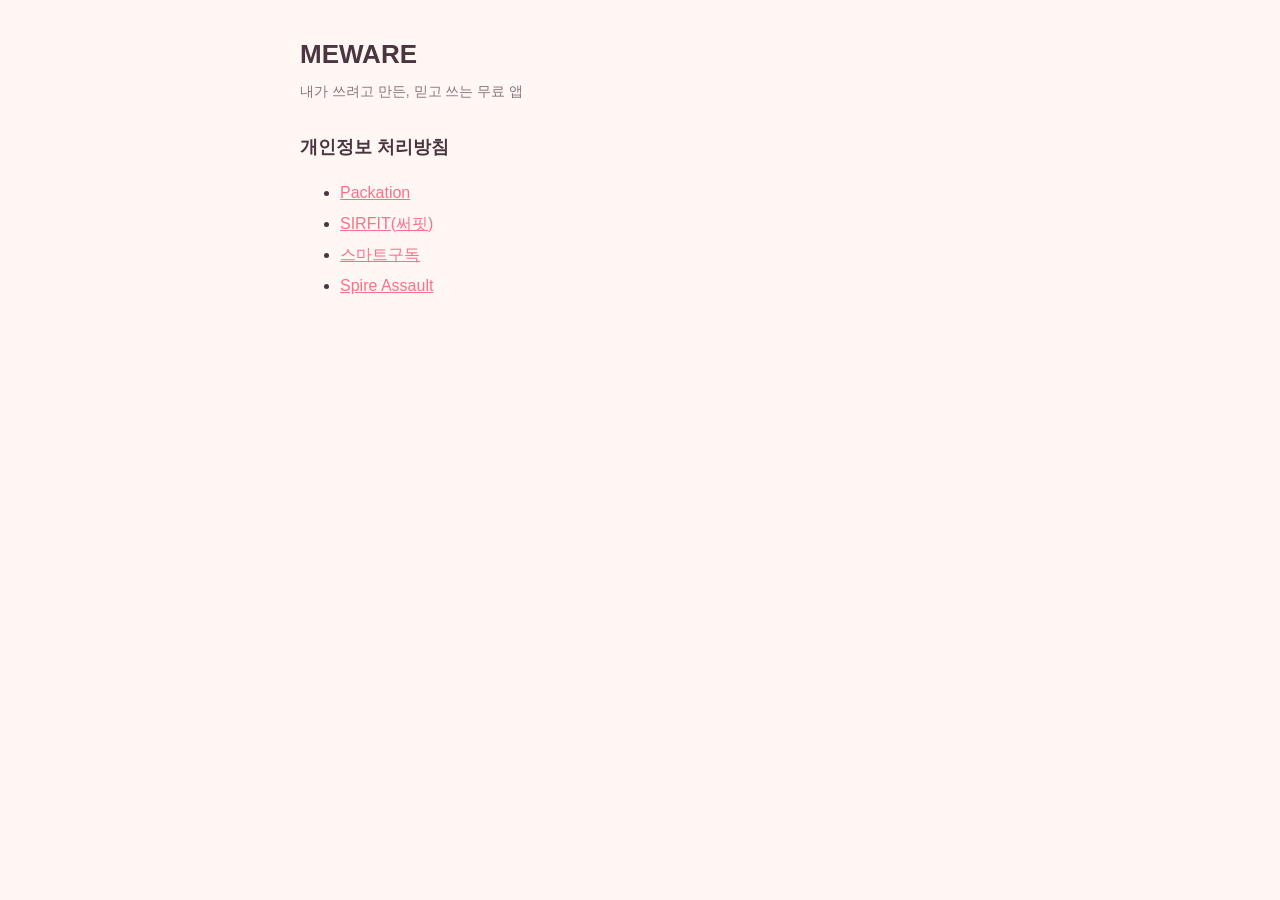
<file: index.html>
<!doctype html>
<html lang="ko">
<head>
<meta charset="utf-8">
<meta name="viewport" content="width=device-width, initial-scale=1">
<title>MEWARE</title>
<link rel="stylesheet" href="style.css">
</head>
<body>
<main>
<h1>MEWARE</h1>
<p class="muted">내가 쓰려고 만든, 믿고 쓰는 무료 앱</p>
<h2>개인정보 처리방침</h2>
<ul>
  <li><a href="packation/privacy.html">Packation</a></li>
  <li><a href="sirfit/privacy.html">SIRFIT(써핏)</a></li>
  <li><a href="smartsub/privacy.html">스마트구독</a></li>
  <li><a href="spireassault/privacy.html">Spire Assault</a></li>
</ul>
</main>
</body>
</html>
</file>
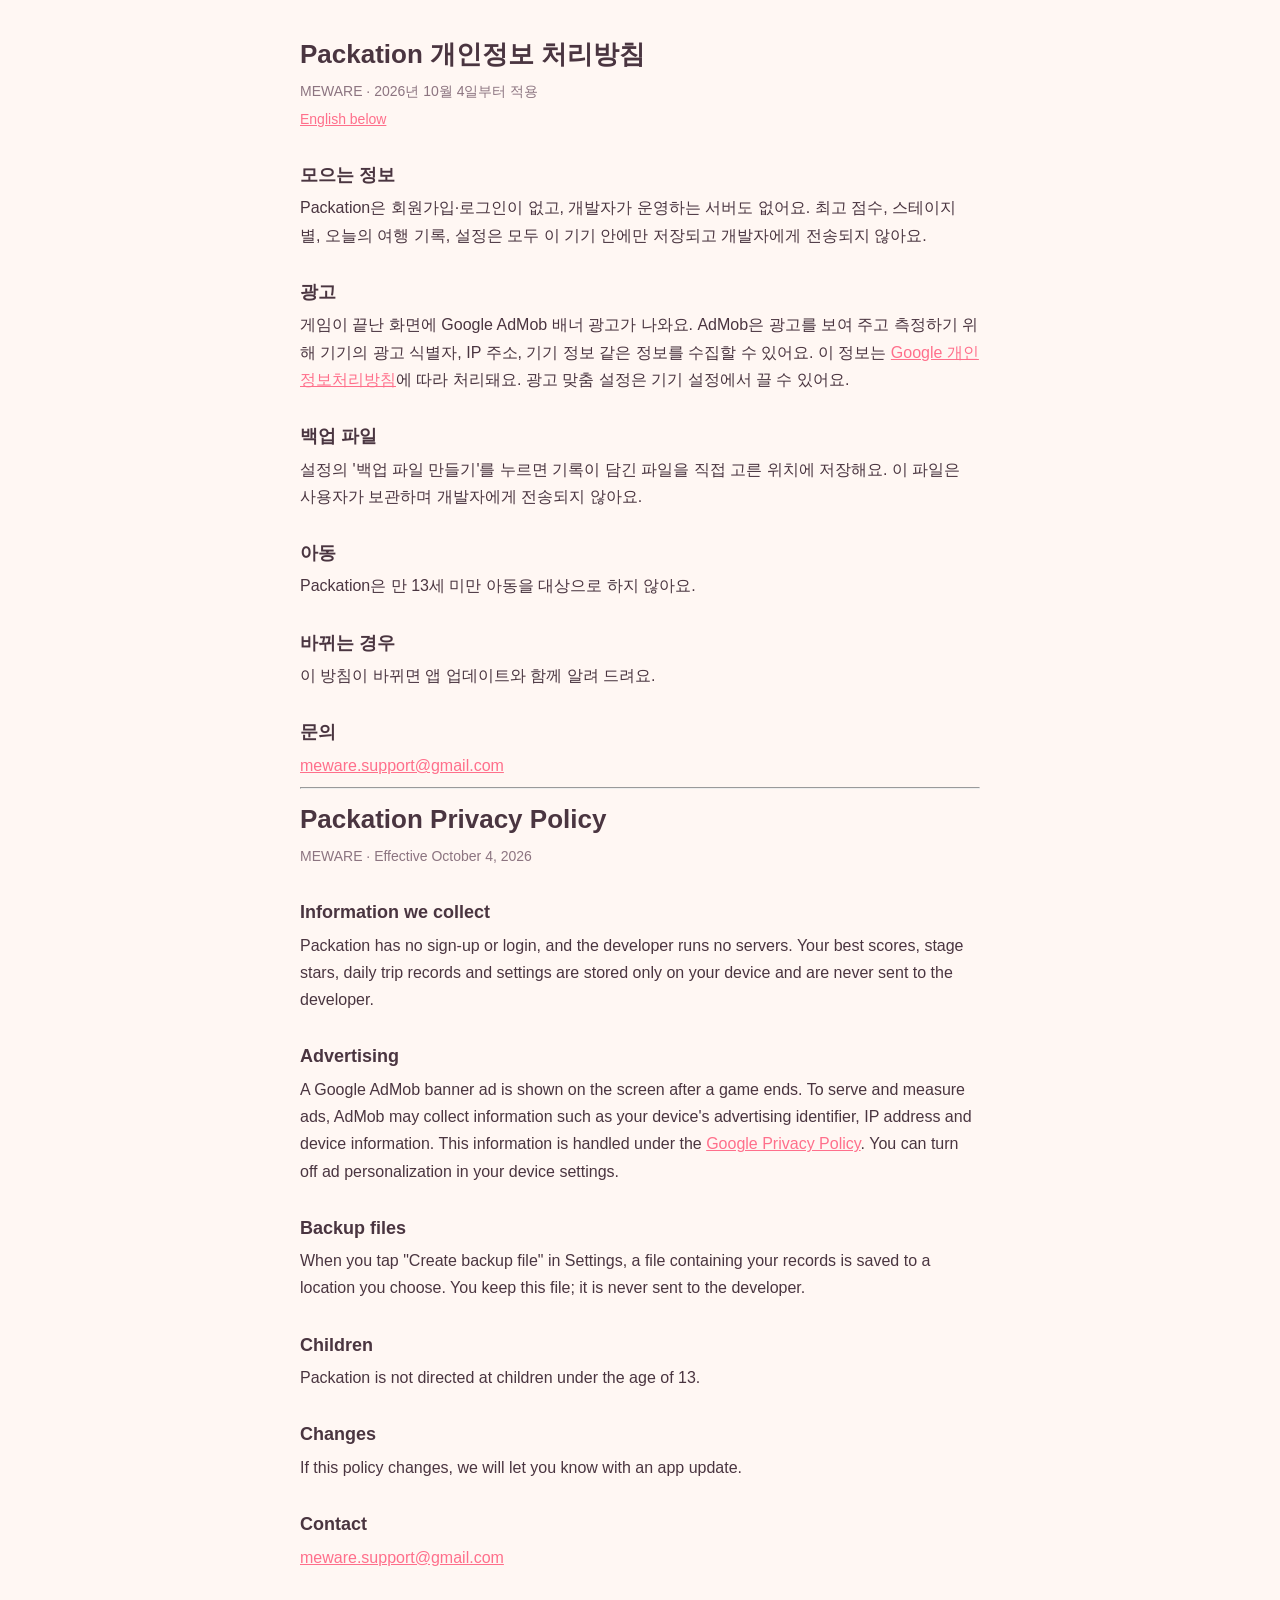
<file: packation/privacy.html>
<!doctype html>
<html lang="ko">
<head>
<meta charset="utf-8">
<meta name="viewport" content="width=device-width, initial-scale=1">
<title>Packation 개인정보 처리방침</title>
<link rel="stylesheet" href="../style.css">
</head>
<body>
<main>
<h1>Packation 개인정보 처리방침</h1>
<p class="muted">MEWARE · 2026년 10월 4일부터 적용</p>
<p class="muted"><a href="#en">English below</a></p>

<h2>모으는 정보</h2>
<p>Packation은 회원가입·로그인이 없고, 개발자가 운영하는 서버도 없어요. 최고 점수, 스테이지 별, 오늘의 여행 기록, 설정은 모두 이 기기 안에만 저장되고 개발자에게 전송되지 않아요.</p>

<h2>광고</h2>
<p>게임이 끝난 화면에 Google AdMob 배너 광고가 나와요. AdMob은 광고를 보여 주고 측정하기 위해 기기의 광고 식별자, IP 주소, 기기 정보 같은 정보를 수집할 수 있어요. 이 정보는 <a href="https://policies.google.com/privacy">Google 개인정보처리방침</a>에 따라 처리돼요. 광고 맞춤 설정은 기기 설정에서 끌 수 있어요.</p>

<h2>백업 파일</h2>
<p>설정의 '백업 파일 만들기'를 누르면 기록이 담긴 파일을 직접 고른 위치에 저장해요. 이 파일은 사용자가 보관하며 개발자에게 전송되지 않아요.</p>

<h2>아동</h2>
<p>Packation은 만 13세 미만 아동을 대상으로 하지 않아요.</p>

<h2>바뀌는 경우</h2>
<p>이 방침이 바뀌면 앱 업데이트와 함께 알려 드려요.</p>

<h2>문의</h2>
<p><a href="mailto:meware.support@gmail.com">meware.support@gmail.com</a></p>

<hr>

<h1 id="en">Packation Privacy Policy</h1>
<p class="muted">MEWARE · Effective October 4, 2026</p>

<h2>Information we collect</h2>
<p>Packation has no sign-up or login, and the developer runs no servers. Your best scores, stage stars, daily trip records and settings are stored only on your device and are never sent to the developer.</p>

<h2>Advertising</h2>
<p>A Google AdMob banner ad is shown on the screen after a game ends. To serve and measure ads, AdMob may collect information such as your device's advertising identifier, IP address and device information. This information is handled under the <a href="https://policies.google.com/privacy">Google Privacy Policy</a>. You can turn off ad personalization in your device settings.</p>

<h2>Backup files</h2>
<p>When you tap "Create backup file" in Settings, a file containing your records is saved to a location you choose. You keep this file; it is never sent to the developer.</p>

<h2>Children</h2>
<p>Packation is not directed at children under the age of 13.</p>

<h2>Changes</h2>
<p>If this policy changes, we will let you know with an app update.</p>

<h2>Contact</h2>
<p><a href="mailto:meware.support@gmail.com">meware.support@gmail.com</a></p>
</main>
</body>
</html>
</file>
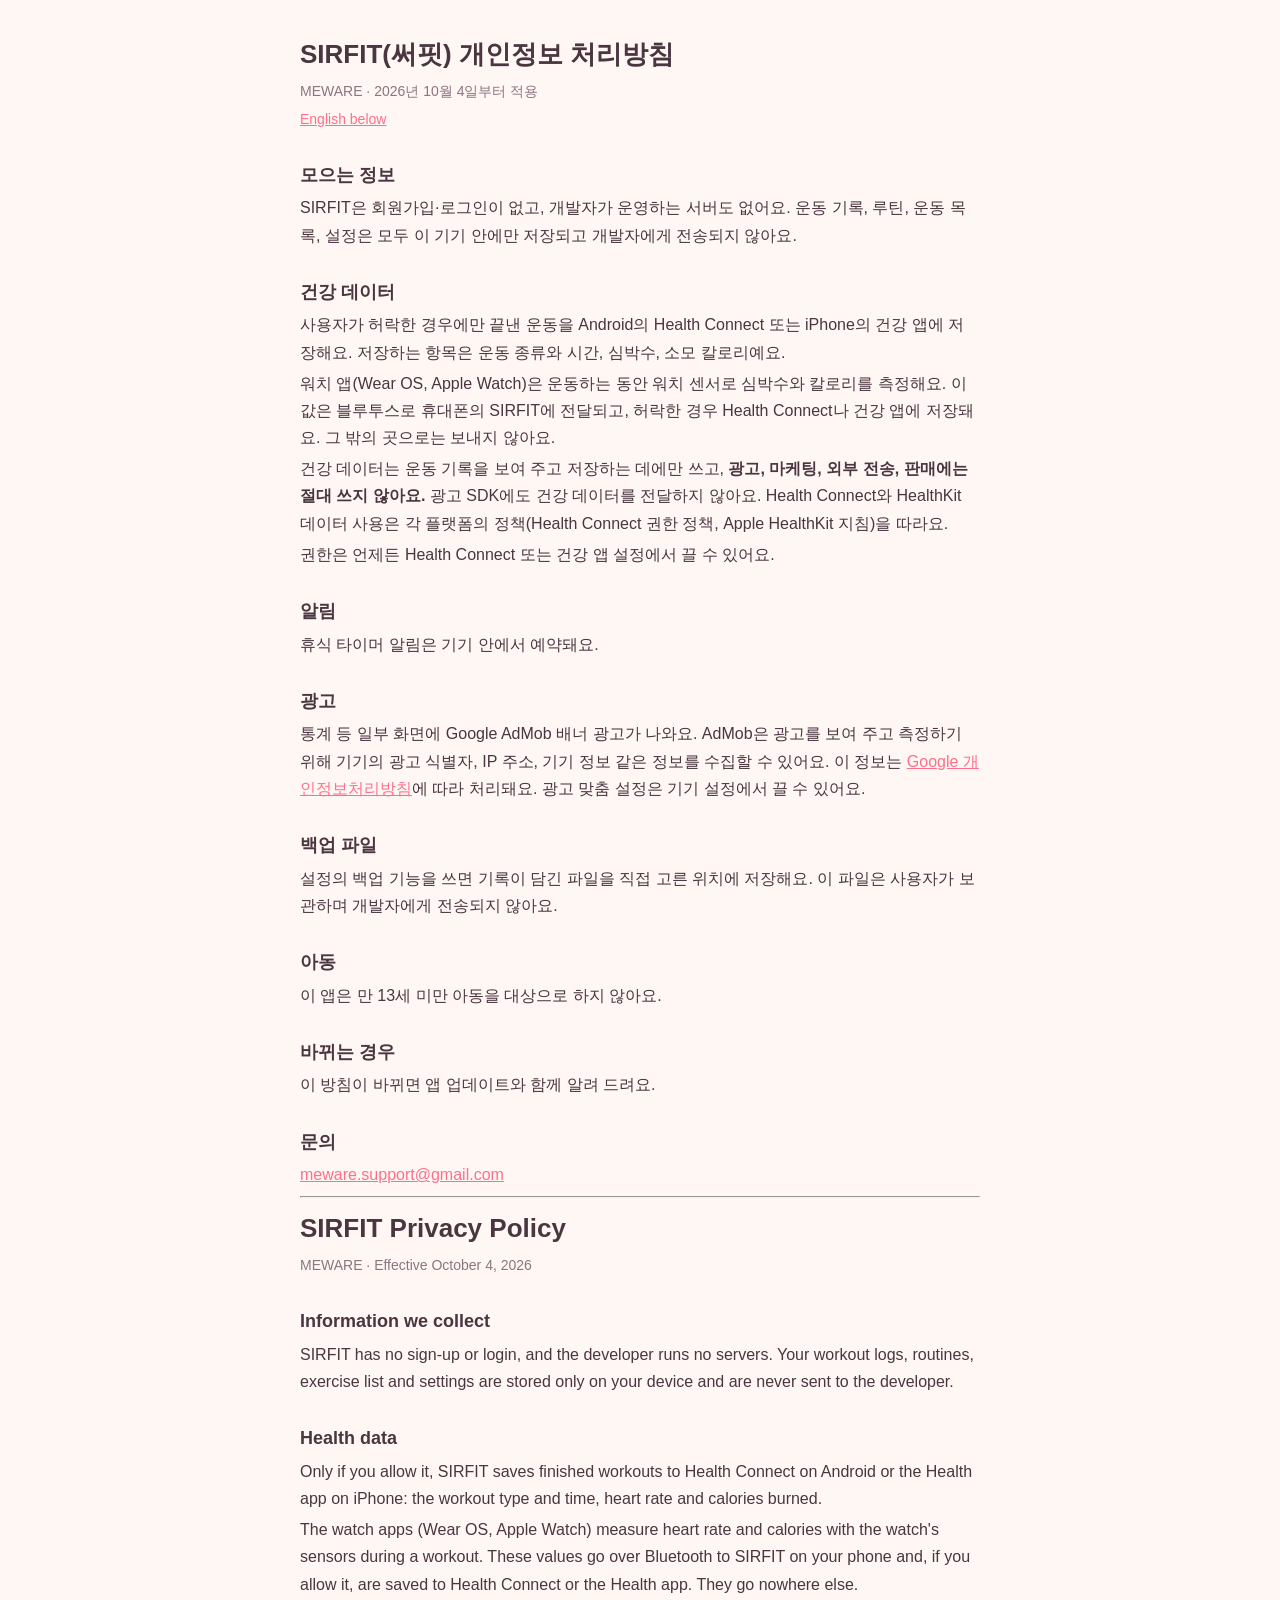
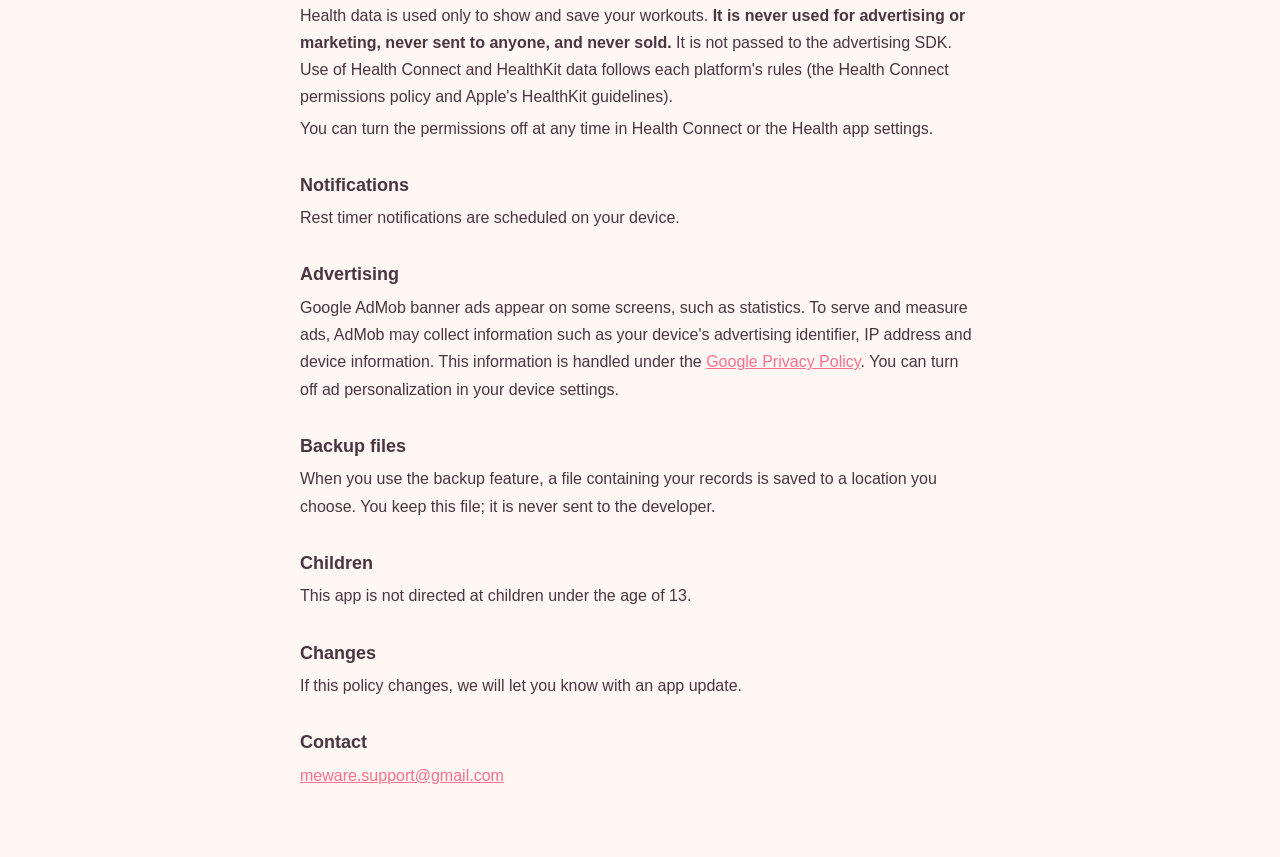
<file: sirfit/privacy.html>
<!doctype html>
<html lang="ko">
<head>
<meta charset="utf-8">
<meta name="viewport" content="width=device-width, initial-scale=1">
<title>SIRFIT(써핏) 개인정보 처리방침</title>
<link rel="stylesheet" href="../style.css">
</head>
<body>
<main>
<h1>SIRFIT(써핏) 개인정보 처리방침</h1>
<p class="muted">MEWARE · 2026년 10월 4일부터 적용</p>
<p class="muted"><a href="#en">English below</a></p>

<h2>모으는 정보</h2>
<p>SIRFIT은 회원가입·로그인이 없고, 개발자가 운영하는 서버도 없어요. 운동 기록, 루틴, 운동 목록, 설정은 모두 이 기기 안에만 저장되고 개발자에게 전송되지 않아요.</p>

<h2>건강 데이터</h2>
<p>사용자가 허락한 경우에만 끝낸 운동을 Android의 Health Connect 또는 iPhone의 건강 앱에 저장해요. 저장하는 항목은 운동 종류와 시간, 심박수, 소모 칼로리예요.</p>
<p>워치 앱(Wear OS, Apple Watch)은 운동하는 동안 워치 센서로 심박수와 칼로리를 측정해요. 이 값은 블루투스로 휴대폰의 SIRFIT에 전달되고, 허락한 경우 Health Connect나 건강 앱에 저장돼요. 그 밖의 곳으로는 보내지 않아요.</p>
<p>건강 데이터는 운동 기록을 보여 주고 저장하는 데에만 쓰고, <strong>광고, 마케팅, 외부 전송, 판매에는 절대 쓰지 않아요.</strong> 광고 SDK에도 건강 데이터를 전달하지 않아요. Health Connect와 HealthKit 데이터 사용은 각 플랫폼의 정책(Health Connect 권한 정책, Apple HealthKit 지침)을 따라요.</p>
<p>권한은 언제든 Health Connect 또는 건강 앱 설정에서 끌 수 있어요.</p>

<h2>알림</h2>
<p>휴식 타이머 알림은 기기 안에서 예약돼요.</p>

<h2>광고</h2>
<p>통계 등 일부 화면에 Google AdMob 배너 광고가 나와요. AdMob은 광고를 보여 주고 측정하기 위해 기기의 광고 식별자, IP 주소, 기기 정보 같은 정보를 수집할 수 있어요. 이 정보는 <a href="https://policies.google.com/privacy">Google 개인정보처리방침</a>에 따라 처리돼요. 광고 맞춤 설정은 기기 설정에서 끌 수 있어요.</p>

<h2>백업 파일</h2>
<p>설정의 백업 기능을 쓰면 기록이 담긴 파일을 직접 고른 위치에 저장해요. 이 파일은 사용자가 보관하며 개발자에게 전송되지 않아요.</p>

<h2>아동</h2>
<p>이 앱은 만 13세 미만 아동을 대상으로 하지 않아요.</p>

<h2>바뀌는 경우</h2>
<p>이 방침이 바뀌면 앱 업데이트와 함께 알려 드려요.</p>

<h2>문의</h2>
<p><a href="mailto:meware.support@gmail.com">meware.support@gmail.com</a></p>

<hr>

<h1 id="en">SIRFIT Privacy Policy</h1>
<p class="muted">MEWARE · Effective October 4, 2026</p>

<h2>Information we collect</h2>
<p>SIRFIT has no sign-up or login, and the developer runs no servers. Your workout logs, routines, exercise list and settings are stored only on your device and are never sent to the developer.</p>

<h2>Health data</h2>
<p>Only if you allow it, SIRFIT saves finished workouts to Health Connect on Android or the Health app on iPhone: the workout type and time, heart rate and calories burned.</p>
<p>The watch apps (Wear OS, Apple Watch) measure heart rate and calories with the watch's sensors during a workout. These values go over Bluetooth to SIRFIT on your phone and, if you allow it, are saved to Health Connect or the Health app. They go nowhere else.</p>
<p>Health data is used only to show and save your workouts. <strong>It is never used for advertising or marketing, never sent to anyone, and never sold.</strong> It is not passed to the advertising SDK. Use of Health Connect and HealthKit data follows each platform's rules (the Health Connect permissions policy and Apple's HealthKit guidelines).</p>
<p>You can turn the permissions off at any time in Health Connect or the Health app settings.</p>

<h2>Notifications</h2>
<p>Rest timer notifications are scheduled on your device.</p>

<h2>Advertising</h2>
<p>Google AdMob banner ads appear on some screens, such as statistics. To serve and measure ads, AdMob may collect information such as your device's advertising identifier, IP address and device information. This information is handled under the <a href="https://policies.google.com/privacy">Google Privacy Policy</a>. You can turn off ad personalization in your device settings.</p>

<h2>Backup files</h2>
<p>When you use the backup feature, a file containing your records is saved to a location you choose. You keep this file; it is never sent to the developer.</p>

<h2>Children</h2>
<p>This app is not directed at children under the age of 13.</p>

<h2>Changes</h2>
<p>If this policy changes, we will let you know with an app update.</p>

<h2>Contact</h2>
<p><a href="mailto:meware.support@gmail.com">meware.support@gmail.com</a></p>
</main>
</body>
</html>
</file>
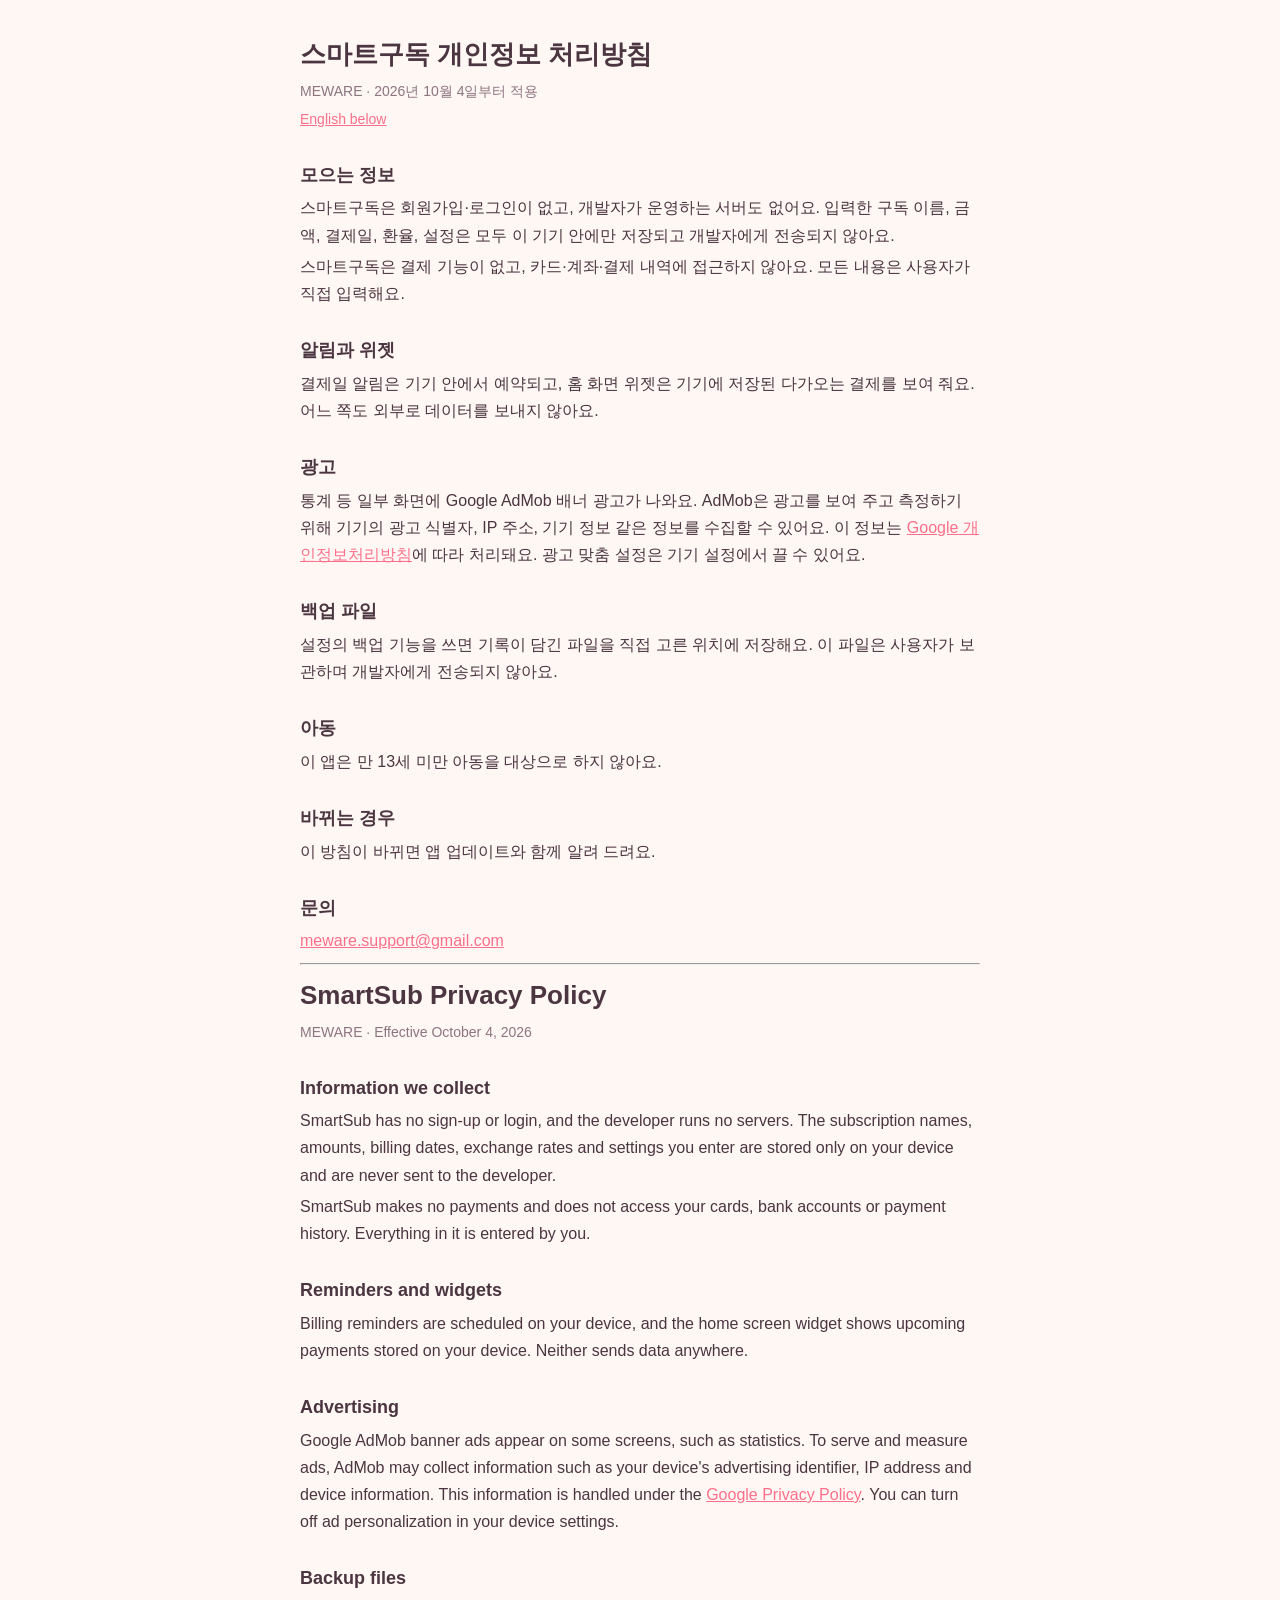
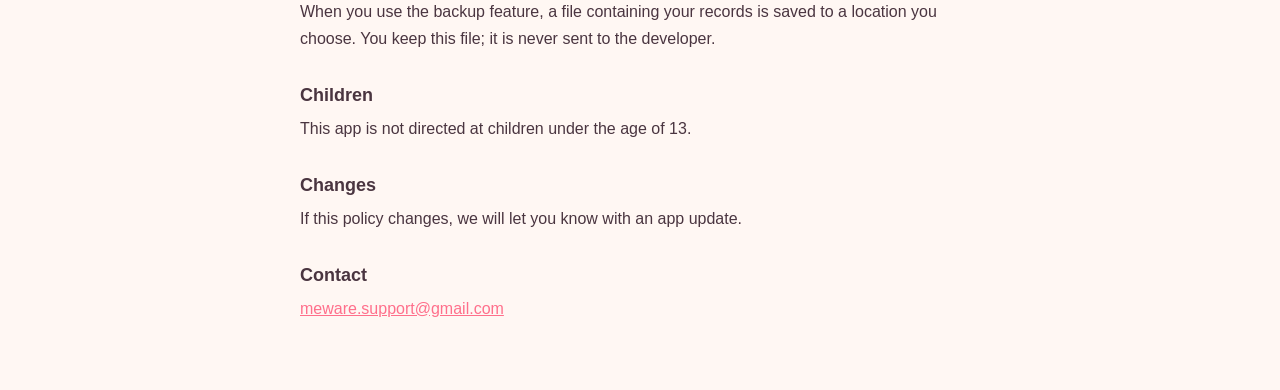
<file: smartsub/privacy.html>
<!doctype html>
<html lang="ko">
<head>
<meta charset="utf-8">
<meta name="viewport" content="width=device-width, initial-scale=1">
<title>스마트구독 개인정보 처리방침</title>
<link rel="stylesheet" href="../style.css">
</head>
<body>
<main>
<h1>스마트구독 개인정보 처리방침</h1>
<p class="muted">MEWARE · 2026년 10월 4일부터 적용</p>
<p class="muted"><a href="#en">English below</a></p>

<h2>모으는 정보</h2>
<p>스마트구독은 회원가입·로그인이 없고, 개발자가 운영하는 서버도 없어요. 입력한 구독 이름, 금액, 결제일, 환율, 설정은 모두 이 기기 안에만 저장되고 개발자에게 전송되지 않아요.</p>
<p>스마트구독은 결제 기능이 없고, 카드·계좌·결제 내역에 접근하지 않아요. 모든 내용은 사용자가 직접 입력해요.</p>

<h2>알림과 위젯</h2>
<p>결제일 알림은 기기 안에서 예약되고, 홈 화면 위젯은 기기에 저장된 다가오는 결제를 보여 줘요. 어느 쪽도 외부로 데이터를 보내지 않아요.</p>

<h2>광고</h2>
<p>통계 등 일부 화면에 Google AdMob 배너 광고가 나와요. AdMob은 광고를 보여 주고 측정하기 위해 기기의 광고 식별자, IP 주소, 기기 정보 같은 정보를 수집할 수 있어요. 이 정보는 <a href="https://policies.google.com/privacy">Google 개인정보처리방침</a>에 따라 처리돼요. 광고 맞춤 설정은 기기 설정에서 끌 수 있어요.</p>

<h2>백업 파일</h2>
<p>설정의 백업 기능을 쓰면 기록이 담긴 파일을 직접 고른 위치에 저장해요. 이 파일은 사용자가 보관하며 개발자에게 전송되지 않아요.</p>

<h2>아동</h2>
<p>이 앱은 만 13세 미만 아동을 대상으로 하지 않아요.</p>

<h2>바뀌는 경우</h2>
<p>이 방침이 바뀌면 앱 업데이트와 함께 알려 드려요.</p>

<h2>문의</h2>
<p><a href="mailto:meware.support@gmail.com">meware.support@gmail.com</a></p>

<hr>

<h1 id="en">SmartSub Privacy Policy</h1>
<p class="muted">MEWARE · Effective October 4, 2026</p>

<h2>Information we collect</h2>
<p>SmartSub has no sign-up or login, and the developer runs no servers. The subscription names, amounts, billing dates, exchange rates and settings you enter are stored only on your device and are never sent to the developer.</p>
<p>SmartSub makes no payments and does not access your cards, bank accounts or payment history. Everything in it is entered by you.</p>

<h2>Reminders and widgets</h2>
<p>Billing reminders are scheduled on your device, and the home screen widget shows upcoming payments stored on your device. Neither sends data anywhere.</p>

<h2>Advertising</h2>
<p>Google AdMob banner ads appear on some screens, such as statistics. To serve and measure ads, AdMob may collect information such as your device's advertising identifier, IP address and device information. This information is handled under the <a href="https://policies.google.com/privacy">Google Privacy Policy</a>. You can turn off ad personalization in your device settings.</p>

<h2>Backup files</h2>
<p>When you use the backup feature, a file containing your records is saved to a location you choose. You keep this file; it is never sent to the developer.</p>

<h2>Children</h2>
<p>This app is not directed at children under the age of 13.</p>

<h2>Changes</h2>
<p>If this policy changes, we will let you know with an app update.</p>

<h2>Contact</h2>
<p><a href="mailto:meware.support@gmail.com">meware.support@gmail.com</a></p>
</main>
</body>
</html>
</file>
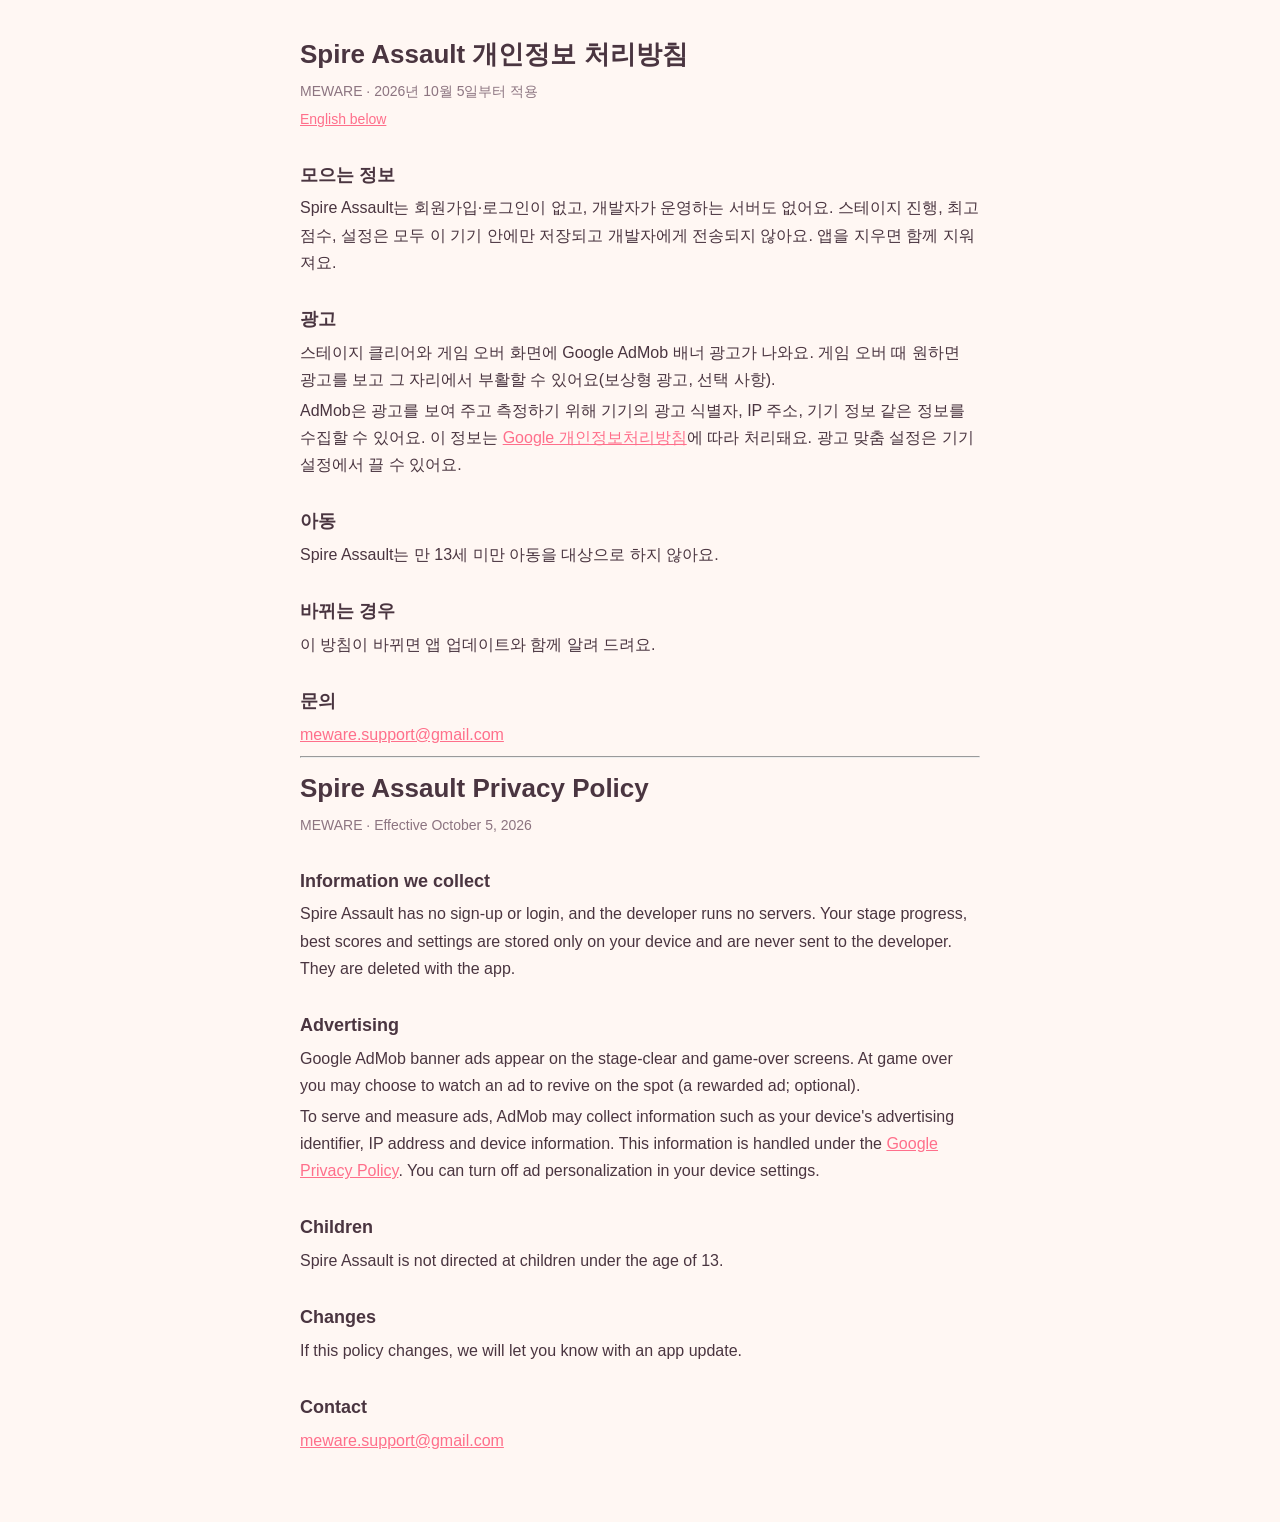
<file: spireassault/privacy.html>
<!doctype html>
<html lang="ko">
<head>
<meta charset="utf-8">
<meta name="viewport" content="width=device-width, initial-scale=1">
<title>Spire Assault 개인정보 처리방침</title>
<link rel="stylesheet" href="../style.css">
</head>
<body>
<main>
<h1>Spire Assault 개인정보 처리방침</h1>
<p class="muted">MEWARE · 2026년 10월 5일부터 적용</p>
<p class="muted"><a href="#en">English below</a></p>

<h2>모으는 정보</h2>
<p>Spire Assault는 회원가입·로그인이 없고, 개발자가 운영하는 서버도 없어요. 스테이지 진행, 최고 점수, 설정은 모두 이 기기 안에만 저장되고 개발자에게 전송되지 않아요. 앱을 지우면 함께 지워져요.</p>

<h2>광고</h2>
<p>스테이지 클리어와 게임 오버 화면에 Google AdMob 배너 광고가 나와요. 게임 오버 때 원하면 광고를 보고 그 자리에서 부활할 수 있어요(보상형 광고, 선택 사항).</p>
<p>AdMob은 광고를 보여 주고 측정하기 위해 기기의 광고 식별자, IP 주소, 기기 정보 같은 정보를 수집할 수 있어요. 이 정보는 <a href="https://policies.google.com/privacy">Google 개인정보처리방침</a>에 따라 처리돼요. 광고 맞춤 설정은 기기 설정에서 끌 수 있어요.</p>

<h2>아동</h2>
<p>Spire Assault는 만 13세 미만 아동을 대상으로 하지 않아요.</p>

<h2>바뀌는 경우</h2>
<p>이 방침이 바뀌면 앱 업데이트와 함께 알려 드려요.</p>

<h2>문의</h2>
<p><a href="mailto:meware.support@gmail.com">meware.support@gmail.com</a></p>

<hr>

<h1 id="en">Spire Assault Privacy Policy</h1>
<p class="muted">MEWARE · Effective October 5, 2026</p>

<h2>Information we collect</h2>
<p>Spire Assault has no sign-up or login, and the developer runs no servers. Your stage progress, best scores and settings are stored only on your device and are never sent to the developer. They are deleted with the app.</p>

<h2>Advertising</h2>
<p>Google AdMob banner ads appear on the stage-clear and game-over screens. At game over you may choose to watch an ad to revive on the spot (a rewarded ad; optional).</p>
<p>To serve and measure ads, AdMob may collect information such as your device's advertising identifier, IP address and device information. This information is handled under the <a href="https://policies.google.com/privacy">Google Privacy Policy</a>. You can turn off ad personalization in your device settings.</p>

<h2>Children</h2>
<p>Spire Assault is not directed at children under the age of 13.</p>

<h2>Changes</h2>
<p>If this policy changes, we will let you know with an app update.</p>

<h2>Contact</h2>
<p><a href="mailto:meware.support@gmail.com">meware.support@gmail.com</a></p>
</main>
</body>
</html>
</file>
<file: style.css>
:root { --bg: #FFF7F3; --text: #4A3540; --muted: #8C7480; --accent: #FF6F8B; }
@media (prefers-color-scheme: dark) {
  :root { --bg: #241C20; --text: #F3E9EC; --muted: #B9A7AF; --accent: #FF8FA3; }
}
body { margin: 0; background: var(--bg); color: var(--text);
  font: 16px/1.7 -apple-system, "Apple SD Gothic Neo", "Noto Sans KR", sans-serif; }
main { max-width: 680px; margin: 0 auto; padding: 32px 16px 64px; }
h1 { font-size: 26px; margin: 0 0 4px; }
h2 { font-size: 18px; margin: 28px 0 4px; }
p, li { margin: 4px 0; }
a { color: var(--accent); }
.muted { color: var(--muted); font-size: 14px; }
</file>
